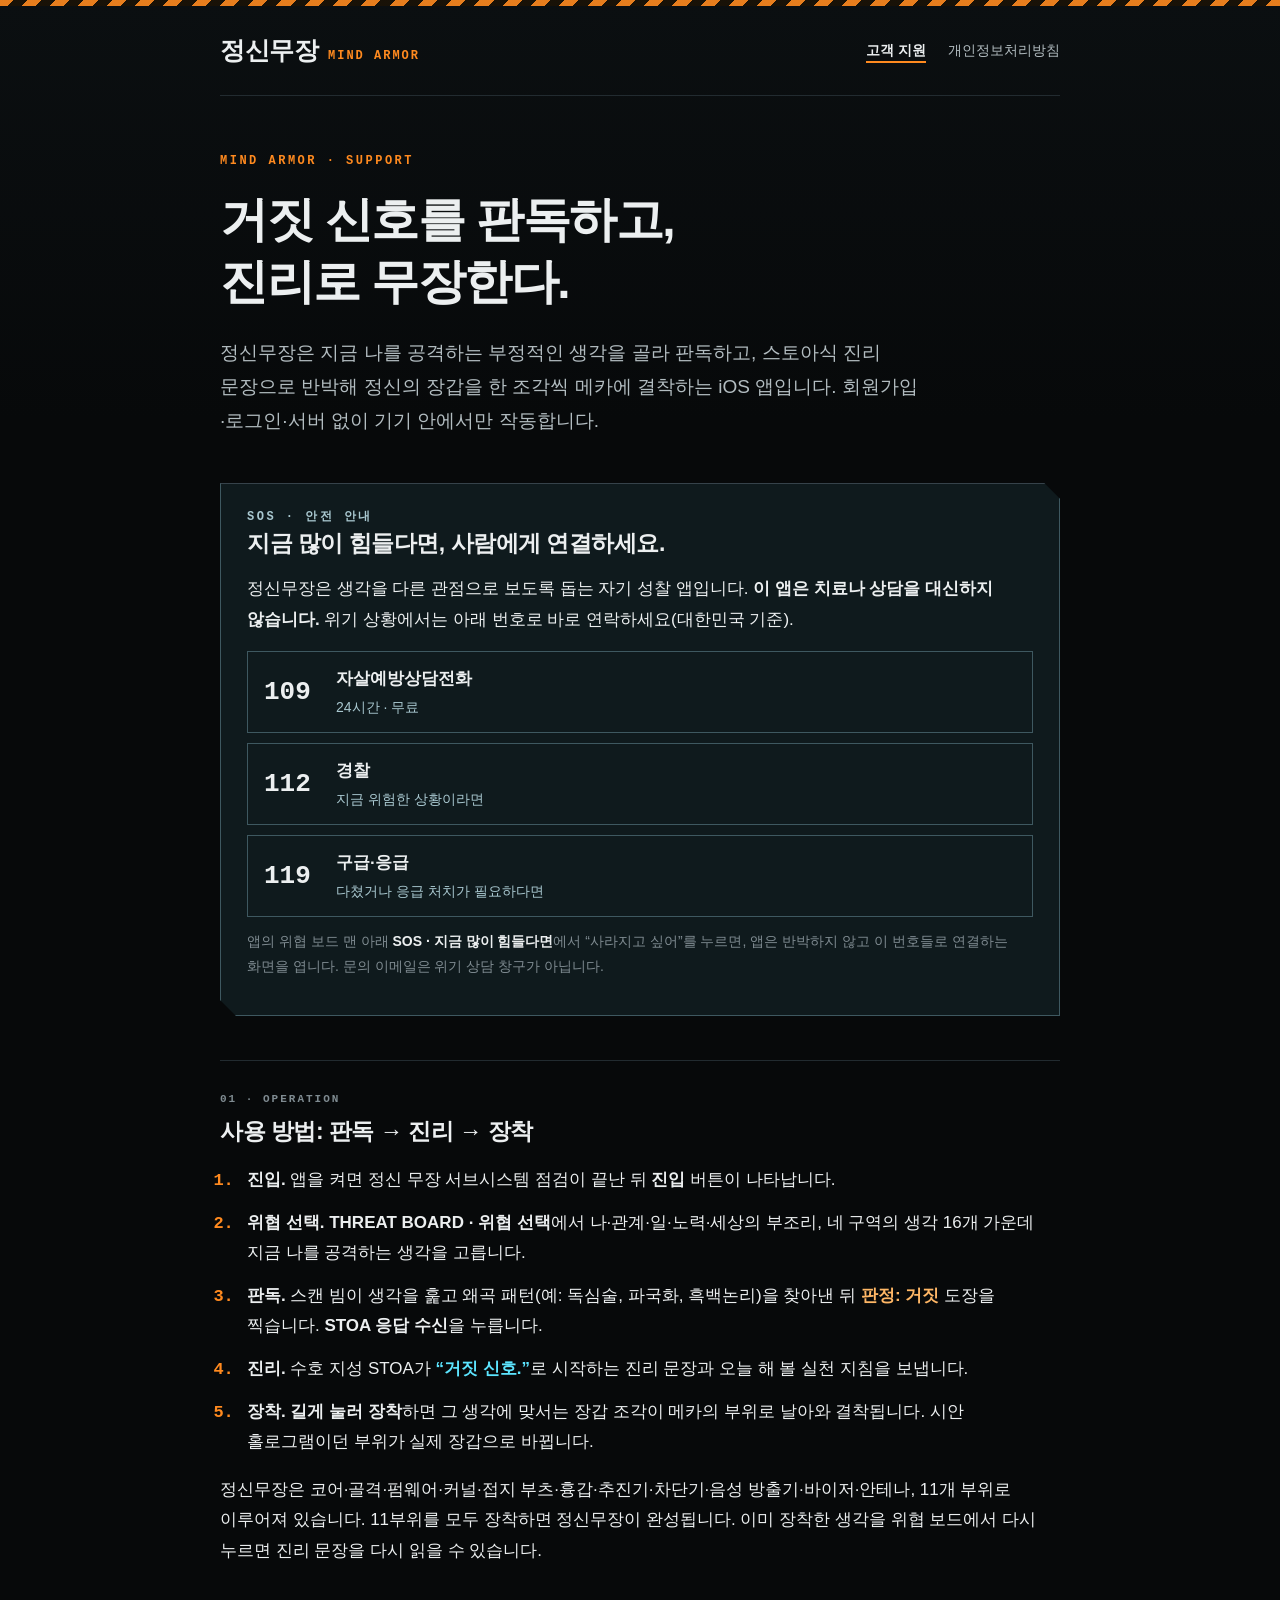
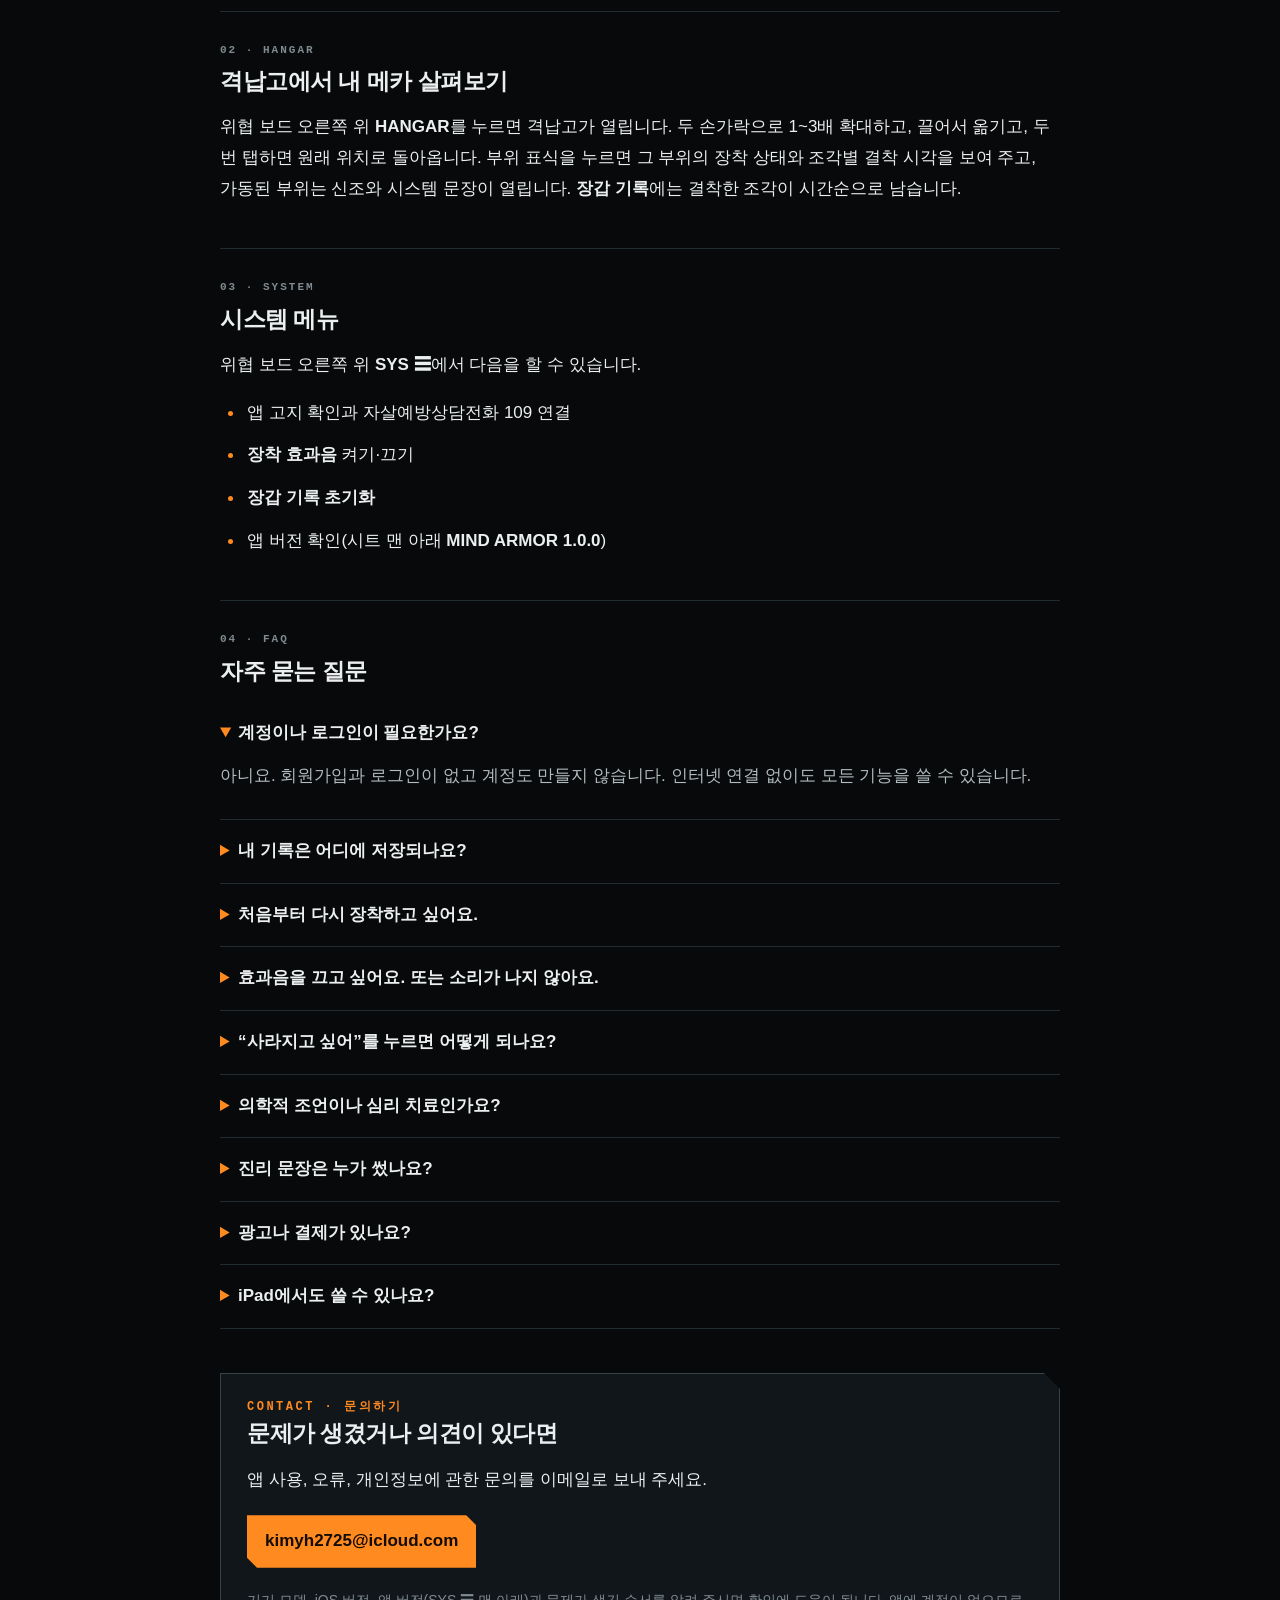
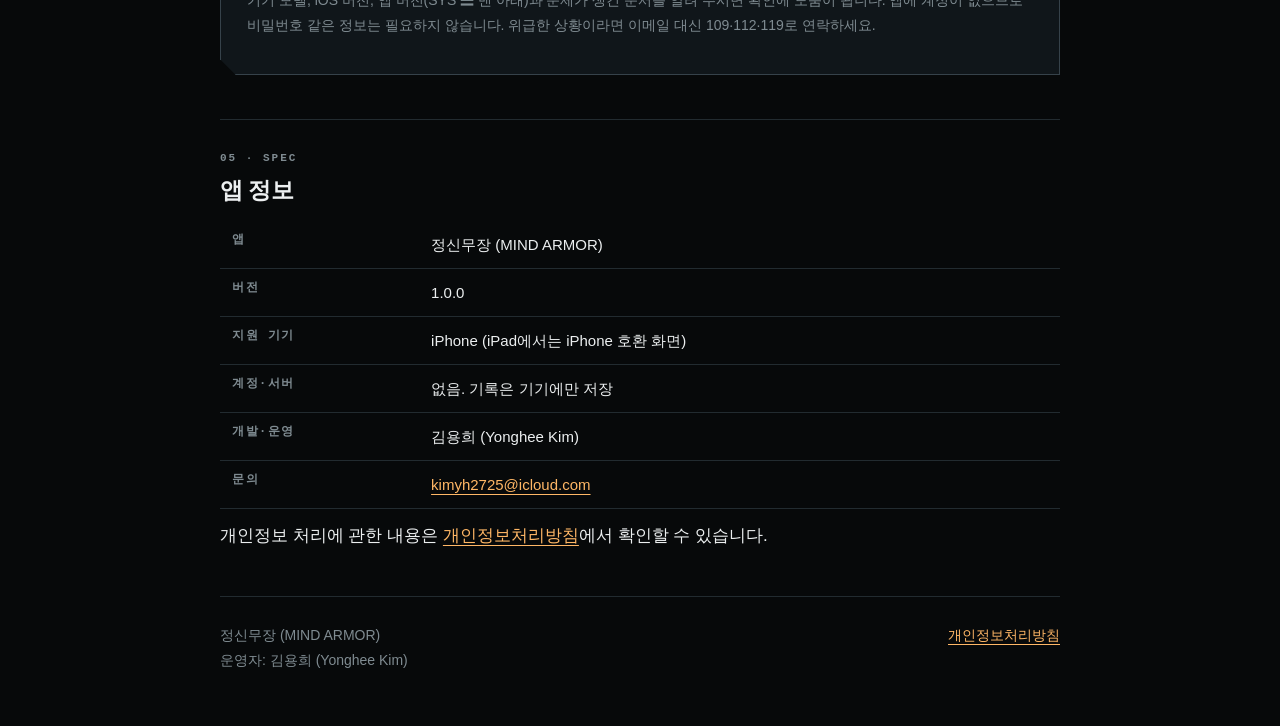
<file: index.html>
<!doctype html>
<html lang="ko">
<head>
  <meta charset="utf-8">
  <meta name="viewport" content="width=device-width, initial-scale=1">
  <meta name="description" content="정신무장(MIND ARMOR) iOS 앱의 사용 방법, 자주 묻는 질문, 안전 안내와 문의처입니다.">
  <meta name="theme-color" content="#07090a">
  <title>정신무장 · 고객 지원</title>
  <link rel="stylesheet" href="style.css">
</head>
<body>
  <div class="hazard" aria-hidden="true"></div>
  <header>
    <a class="brand" href="./"><strong>정신무장</strong><span>MIND ARMOR</span></a>
    <nav aria-label="주 메뉴"><a href="./" aria-current="page">고객 지원</a><a href="privacy.html">개인정보처리방침</a></nav>
  </header>

  <main>
    <p class="eyebrow">MIND ARMOR · SUPPORT</p>
    <h1>거짓 신호를 판독하고,<br>진리로 무장한다.</h1>
    <p class="lead">정신무장은 지금 나를 공격하는 부정적인 생각을 골라 판독하고, 스토아식 진리 문장으로 반박해 정신의 장갑을 한 조각씩 메카에 결착하는 iOS 앱입니다. 회원가입·로그인·서버 없이 기기 안에서만 작동합니다.</p>

    <section class="panel safety" aria-labelledby="sos">
      <p class="eyebrow">SOS · 안전 안내</p>
      <h2 id="sos">지금 많이 힘들다면, 사람에게 연결하세요.</h2>
      <p>정신무장은 생각을 다른 관점으로 보도록 돕는 자기 성찰 앱입니다. <strong>이 앱은 치료나 상담을 대신하지 않습니다.</strong> 위기 상황에서는 아래 번호로 바로 연락하세요(대한민국 기준).</p>
      <ul class="lines">
        <li><a href="tel:109"><span class="num">109</span><span><span class="what">자살예방상담전화</span><span class="when">24시간 · 무료</span></span></a></li>
        <li><a href="tel:112"><span class="num">112</span><span><span class="what">경찰</span><span class="when">지금 위험한 상황이라면</span></span></a></li>
        <li><a href="tel:119"><span class="num">119</span><span><span class="what">구급·응급</span><span class="when">다쳤거나 응급 처치가 필요하다면</span></span></a></li>
      </ul>
      <p class="small">앱의 위협 보드 맨 아래 <strong>SOS · 지금 많이 힘들다면</strong>에서 “사라지고 싶어”를 누르면, 앱은 반박하지 않고 이 번호들로 연결하는 화면을 엽니다. 문의 이메일은 위기 상담 창구가 아닙니다.</p>
    </section>

    <section aria-labelledby="how">
      <span class="code">01 · OPERATION</span>
      <h2 id="how">사용 방법: 판독 → 진리 → 장착</h2>
      <ol>
        <li><strong>진입.</strong> 앱을 켜면 정신 무장 서브시스템 점검이 끝난 뒤 <strong>진입</strong> 버튼이 나타납니다.</li>
        <li><strong>위협 선택.</strong> <strong>THREAT BOARD · 위협 선택</strong>에서 나·관계·일·노력·세상의 부조리, 네 구역의 생각 16개 가운데 지금 나를 공격하는 생각을 고릅니다.</li>
        <li><strong>판독.</strong> 스캔 빔이 생각을 훑고 왜곡 패턴(예: 독심술, 파국화, 흑백논리)을 찾아낸 뒤 <span class="verdict">판정: 거짓</span> 도장을 찍습니다. <strong>STOA 응답 수신</strong>을 누릅니다.</li>
        <li><strong>진리.</strong> 수호 지성 STOA가 <span class="truth">“거짓 신호.”</span>로 시작하는 진리 문장과 오늘 해 볼 실천 지침을 보냅니다.</li>
        <li><strong>장착.</strong> <strong>길게 눌러 장착</strong>하면 그 생각에 맞서는 장갑 조각이 메카의 부위로 날아와 결착됩니다. 시안 홀로그램이던 부위가 실제 장갑으로 바뀝니다.</li>
      </ol>
      <p>정신무장은 코어·골격·펌웨어·커널·접지 부츠·흉갑·추진기·차단기·음성 방출기·바이저·안테나, 11개 부위로 이루어져 있습니다. 11부위를 모두 장착하면 정신무장이 완성됩니다. 이미 장착한 생각을 위협 보드에서 다시 누르면 진리 문장을 다시 읽을 수 있습니다.</p>
    </section>

    <section aria-labelledby="hangar">
      <span class="code">02 · HANGAR</span>
      <h2 id="hangar">격납고에서 내 메카 살펴보기</h2>
      <p>위협 보드 오른쪽 위 <strong>HANGAR</strong>를 누르면 격납고가 열립니다. 두 손가락으로 1~3배 확대하고, 끌어서 옮기고, 두 번 탭하면 원래 위치로 돌아옵니다. 부위 표식을 누르면 그 부위의 장착 상태와 조각별 결착 시각을 보여 주고, 가동된 부위는 신조와 시스템 문장이 열립니다. <strong>장갑 기록</strong>에는 결착한 조각이 시간순으로 남습니다.</p>
    </section>

    <section aria-labelledby="sys">
      <span class="code">03 · SYSTEM</span>
      <h2 id="sys">시스템 메뉴</h2>
      <p>위협 보드 오른쪽 위 <strong>SYS ☰</strong>에서 다음을 할 수 있습니다.</p>
      <ul>
        <li>앱 고지 확인과 자살예방상담전화 109 연결</li>
        <li><strong>장착 효과음</strong> 켜기·끄기</li>
        <li><strong>장갑 기록 초기화</strong></li>
        <li>앱 버전 확인(시트 맨 아래 <strong>MIND ARMOR 1.0.0</strong>)</li>
      </ul>
    </section>

    <section aria-labelledby="faq">
      <span class="code">04 · FAQ</span>
      <h2 id="faq">자주 묻는 질문</h2>
      <details open><summary>계정이나 로그인이 필요한가요?</summary><p>아니요. 회원가입과 로그인이 없고 계정도 만들지 않습니다. 인터넷 연결 없이도 모든 기능을 쓸 수 있습니다.</p></details>
      <details><summary>내 기록은 어디에 저장되나요?</summary><p>장착한 조각과 처음 결착한 시각, 앱 실행 횟수(출격 기록), 효과음 설정만 이 기기 안에 저장합니다. 서버로 보내지 않으므로 개발자도 볼 수 없습니다. 기기 백업(iCloud·컴퓨터 백업)에서도 제외되도록 설정되어 있어, 새 iPhone으로 옮기거나 백업에서 복원하면 장갑 기록은 이어지지 않습니다.</p></details>
      <details><summary>처음부터 다시 장착하고 싶어요.</summary><p><strong>SYS ☰ → 장갑 기록 초기화 → 초기화</strong>를 누르면 결착한 조각이 모두 해제됩니다. 출격 기록과 효과음 설정은 남습니다. 모든 기록을 지우려면 앱을 삭제하세요. 앱을 삭제하면 기기에 저장된 기록도 함께 삭제됩니다.</p></details>
      <details><summary>효과음을 끄고 싶어요. 또는 소리가 나지 않아요.</summary><p><strong>SYS ☰ → 장착 효과음</strong>에서 켜고 끌 수 있습니다. 효과음은 iPhone의 무음 모드를 따르므로 무음 모드에서는 울리지 않습니다. 다른 앱의 음악은 끊지 않고 함께 재생됩니다.</p></details>
      <details><summary>“사라지고 싶어”를 누르면 어떻게 되나요?</summary><p>이 생각에는 판독이나 반박을 하지 않습니다. 자살예방상담전화 109(24시간), 경찰 112, 구급 119로 연결하는 화면을 엽니다. 번호를 누르면 iPhone의 전화 앱이 열리며, 앱은 통화 여부나 번호를 저장하거나 보내지 않습니다.</p></details>
      <details><summary>의학적 조언이나 심리 치료인가요?</summary><p>아니요. 정신무장은 스토아 철학의 관점으로 생각을 다시 보도록 돕는 자기 성찰 도구이며, 진단·치료·상담을 제공하지 않습니다. 힘든 마음이 계속되면 정신건강 전문가와 상담하세요.</p></details>
      <details><summary>진리 문장은 누가 썼나요?</summary><p>개발자가 직접 정리한 “열한 개의 정신 무장” 원문에서 가져왔습니다. 모든 문장은 앱에 들어 있으며, 인터넷에서 새로 받아 오거나 사용자 입력으로 만들지 않습니다.</p></details>
      <details><summary>광고나 결제가 있나요?</summary><p>현재 버전(1.0.0)은 무료이며 광고와 인앱 결제가 없습니다. 앞으로 광고를 넣게 되면 앱 업데이트와 함께 개인정보처리방침을 먼저 고쳐 안내합니다.</p></details>
      <details><summary>iPad에서도 쓸 수 있나요?</summary><p>정신무장은 iPhone 세로 화면에 맞춘 iPhone 전용 앱입니다. iPad에서는 iOS가 제공하는 iPhone 호환 화면으로 실행됩니다.</p></details>
    </section>

    <section class="panel" aria-labelledby="contact">
      <p class="eyebrow">CONTACT · 문의하기</p>
      <h2 id="contact">문제가 생겼거나 의견이 있다면</h2>
      <p>앱 사용, 오류, 개인정보에 관한 문의를 이메일로 보내 주세요.</p>
      <a class="button" href="mailto:kimyh2725@icloud.com">kimyh2725@icloud.com</a>
      <p class="small">기기 모델, iOS 버전, 앱 버전(SYS ☰ 맨 아래)과 문제가 생긴 순서를 알려 주시면 확인에 도움이 됩니다. 앱에 계정이 없으므로 비밀번호 같은 정보는 필요하지 않습니다. 위급한 상황이라면 이메일 대신 109·112·119로 연락하세요.</p>
    </section>

    <section aria-labelledby="info">
      <span class="code">05 · SPEC</span>
      <h2 id="info">앱 정보</h2>
      <div class="table-wrap">
        <table>
          <tbody>
            <tr><th scope="row">앱</th><td>정신무장 (MIND ARMOR)</td></tr>
            <tr><th scope="row">버전</th><td>1.0.0</td></tr>
            <tr><th scope="row">지원 기기</th><td>iPhone (iPad에서는 iPhone 호환 화면)</td></tr>
            <tr><th scope="row">계정·서버</th><td>없음. 기록은 기기에만 저장</td></tr>
            <tr><th scope="row">개발·운영</th><td>김용희 (Yonghee Kim)</td></tr>
            <tr><th scope="row">문의</th><td><a href="mailto:kimyh2725@icloud.com">kimyh2725@icloud.com</a></td></tr>
          </tbody>
        </table>
      </div>
      <p>개인정보 처리에 관한 내용은 <a href="privacy.html">개인정보처리방침</a>에서 확인할 수 있습니다.</p>
    </section>
  </main>

  <footer>
    <p>정신무장 (MIND ARMOR)<br>운영자: 김용희 (Yonghee Kim)</p>
    <a href="privacy.html">개인정보처리방침</a>
  </footer>
</body>
</html>
</file>
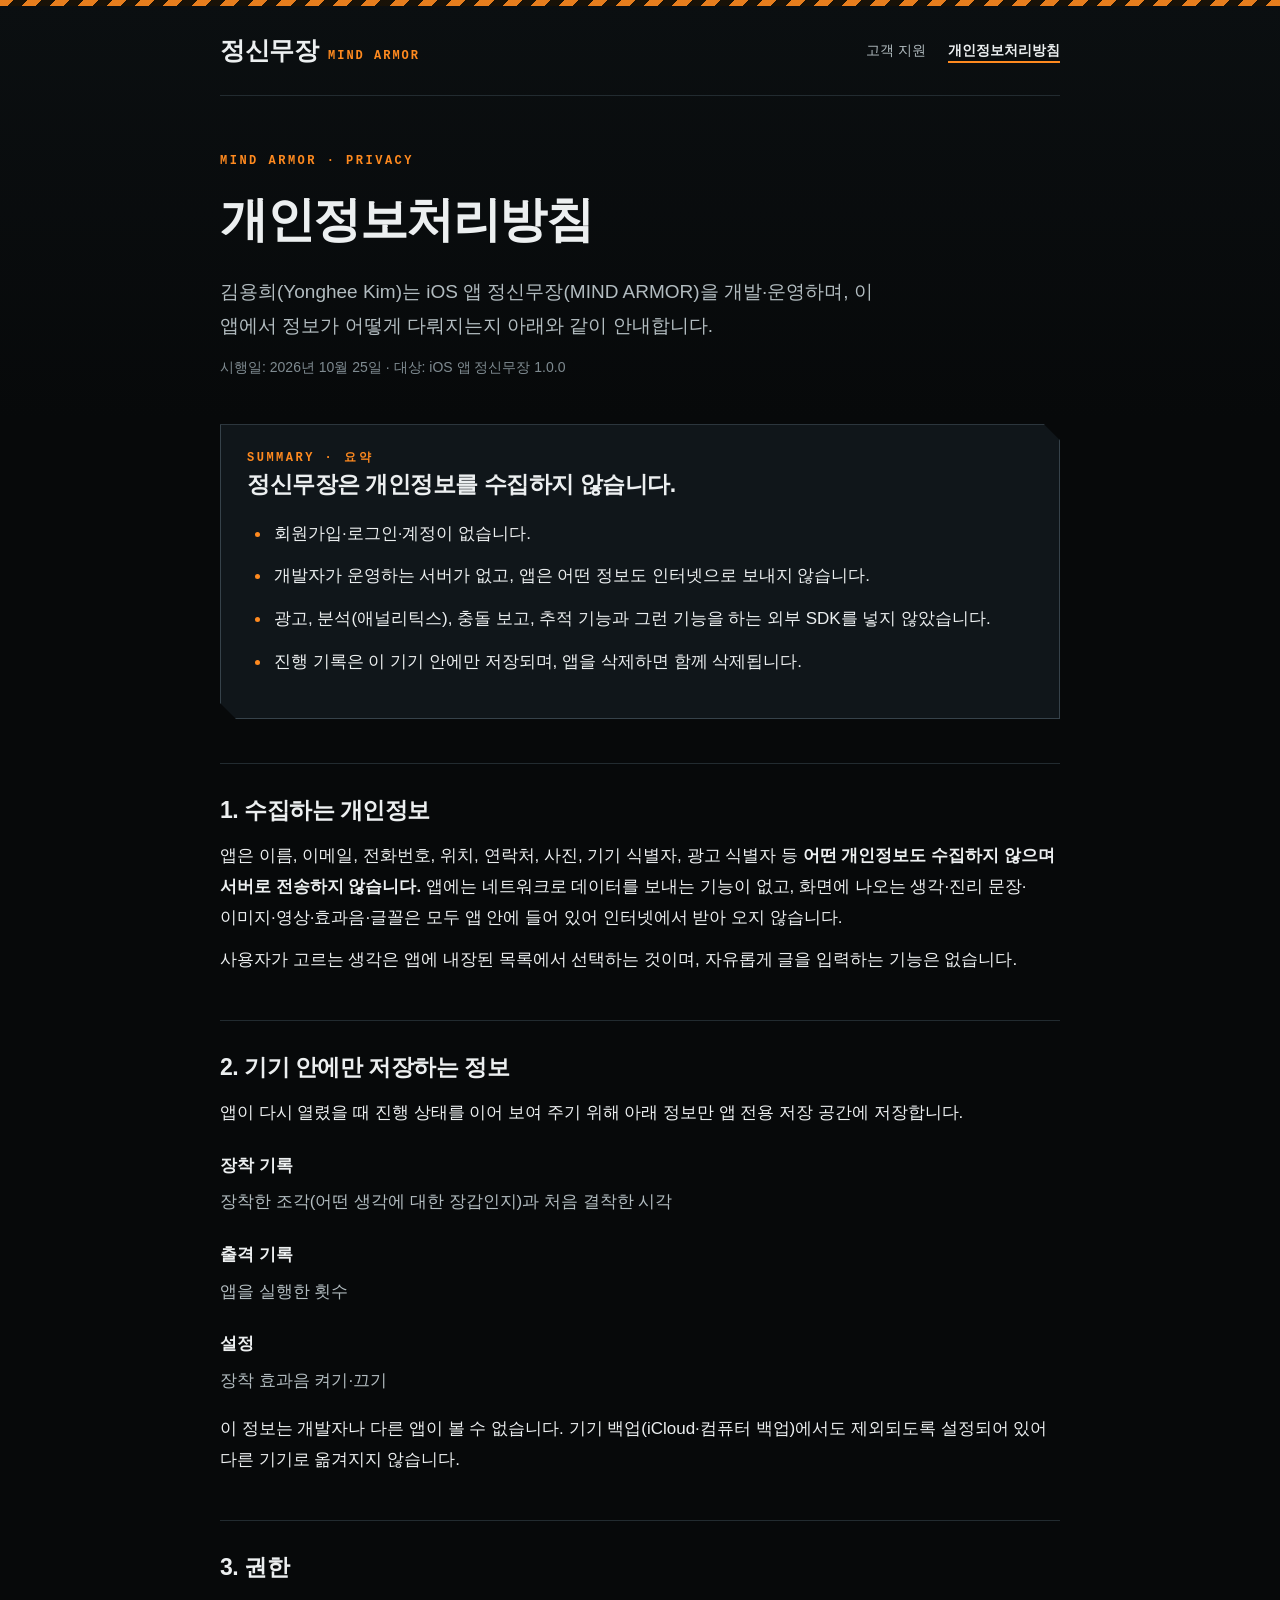
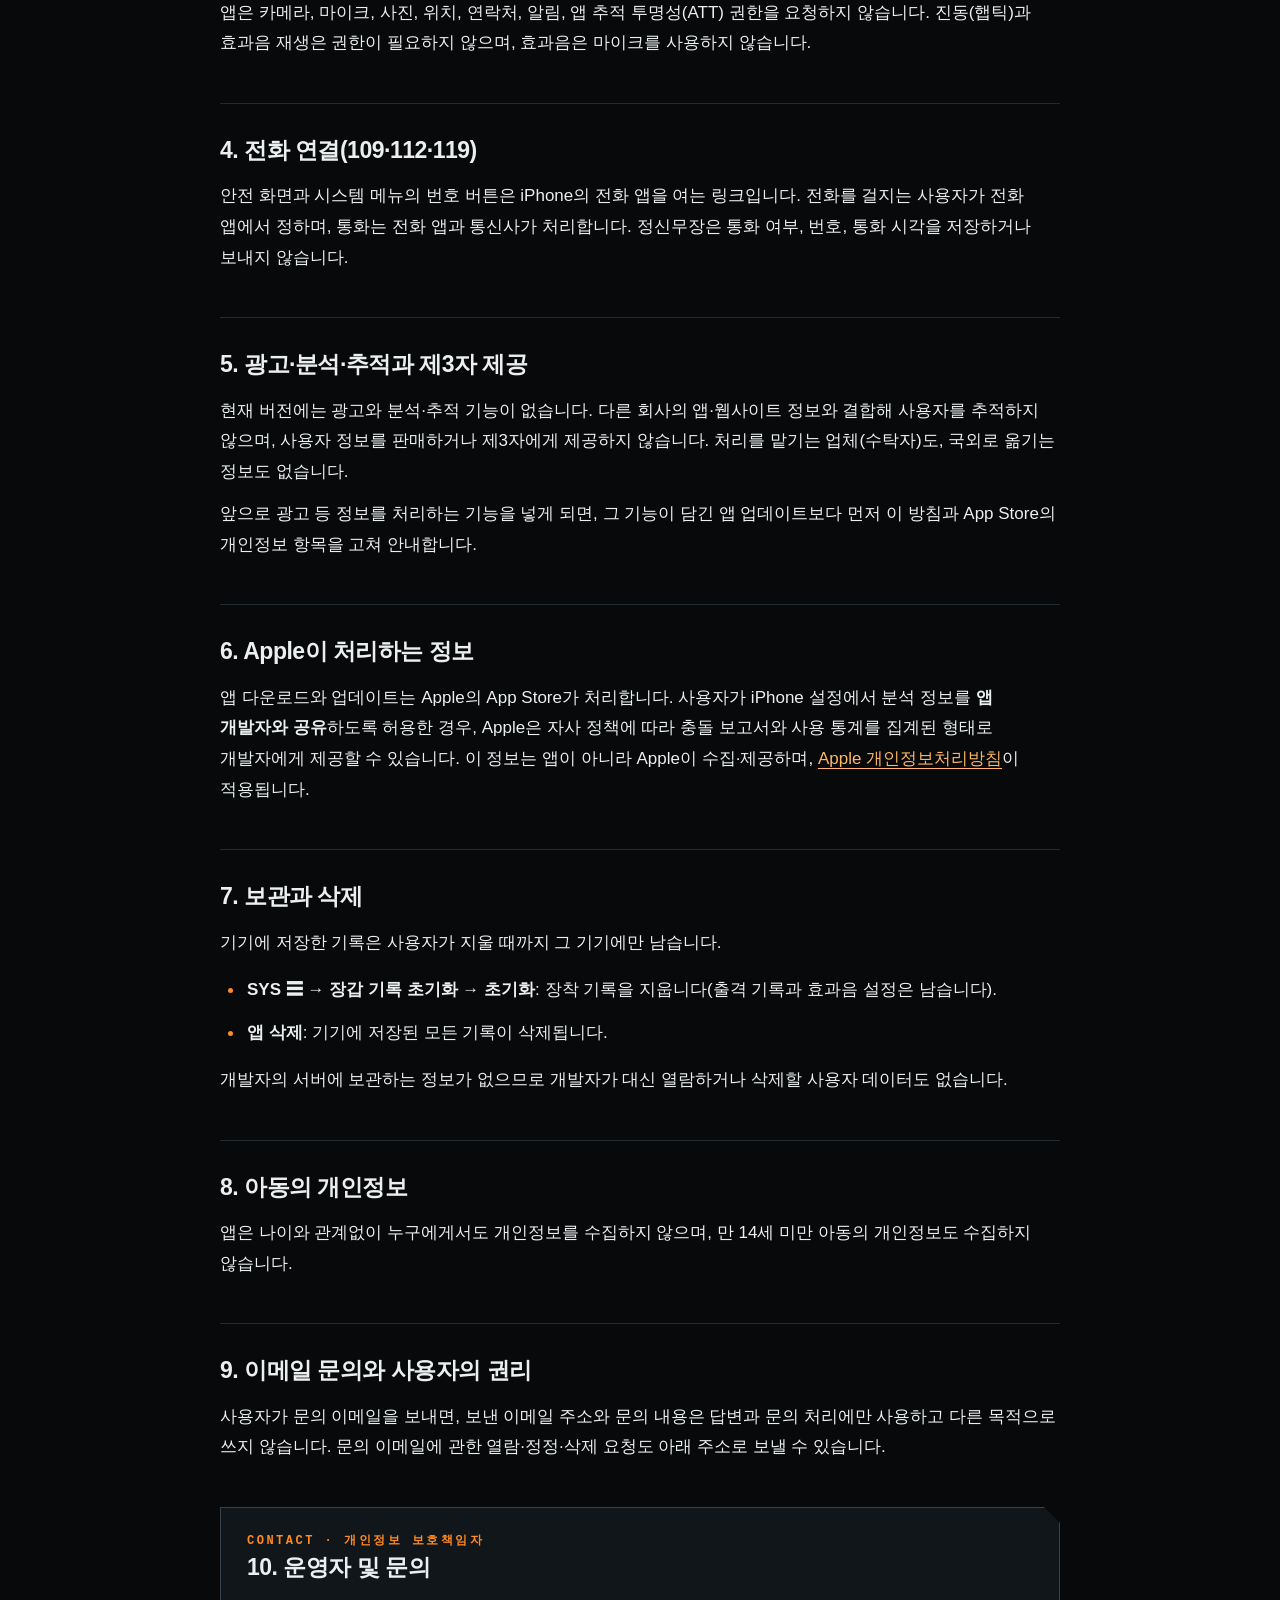
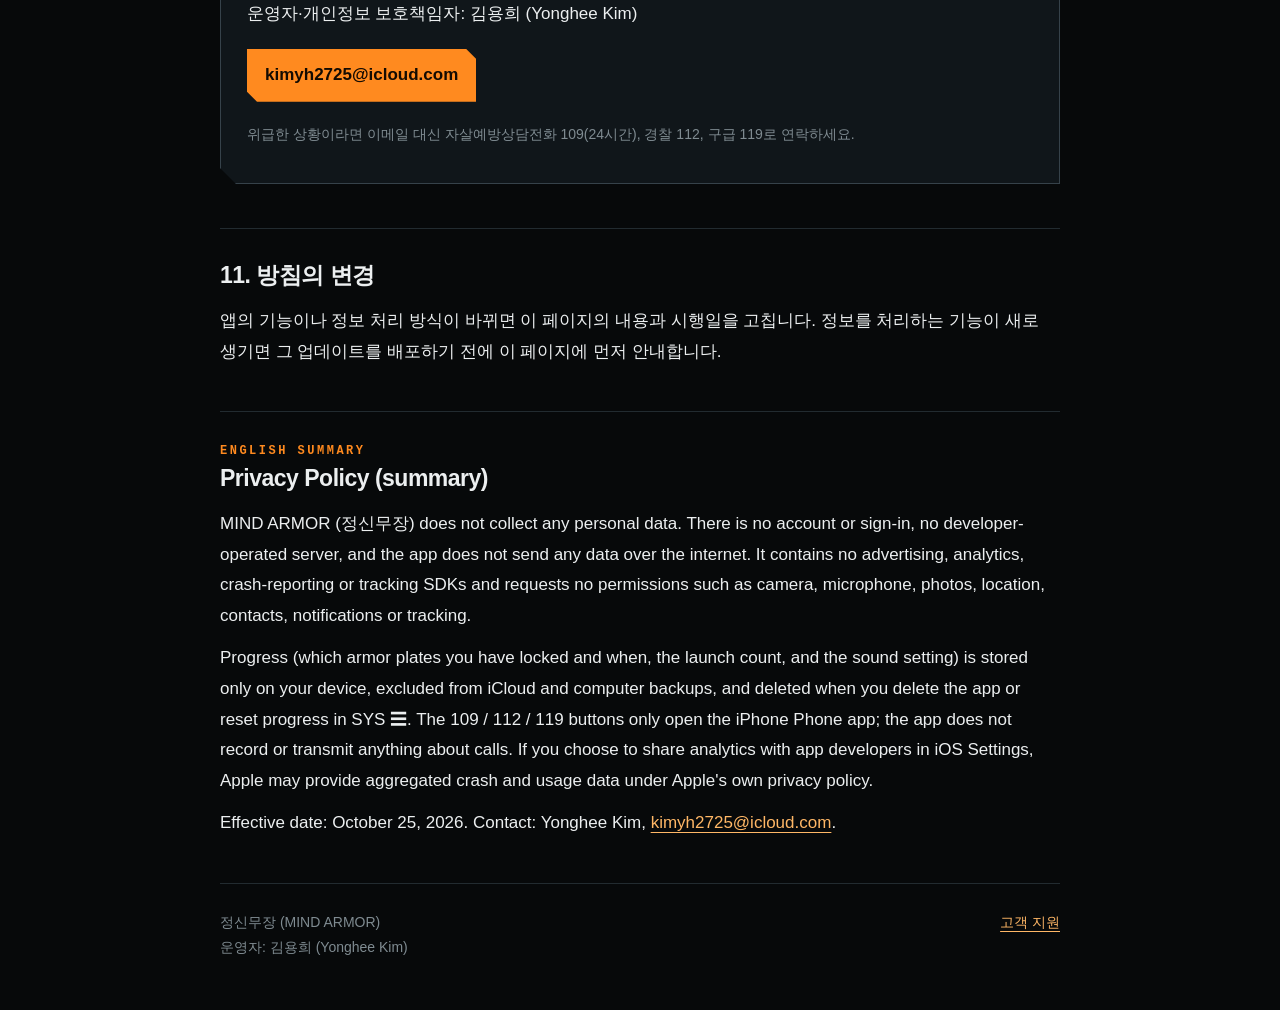
<file: privacy.html>
<!doctype html>
<html lang="ko">
<head>
  <meta charset="utf-8">
  <meta name="viewport" content="width=device-width, initial-scale=1">
  <meta name="description" content="정신무장(MIND ARMOR) iOS 앱의 개인정보처리방침입니다. 앱은 개인정보를 수집하지 않으며 진행 기록은 기기에만 저장됩니다.">
  <meta name="theme-color" content="#07090a">
  <title>정신무장 · 개인정보처리방침</title>
  <link rel="stylesheet" href="style.css">
</head>
<body>
  <div class="hazard" aria-hidden="true"></div>
  <header>
    <a class="brand" href="./"><strong>정신무장</strong><span>MIND ARMOR</span></a>
    <nav aria-label="주 메뉴"><a href="./">고객 지원</a><a href="privacy.html" aria-current="page">개인정보처리방침</a></nav>
  </header>

  <main>
    <p class="eyebrow">MIND ARMOR · PRIVACY</p>
    <h1>개인정보처리방침</h1>
    <p class="lead">김용희(Yonghee Kim)는 iOS 앱 정신무장(MIND ARMOR)을 개발·운영하며, 이 앱에서 정보가 어떻게 다뤄지는지 아래와 같이 안내합니다.</p>
    <p class="small">시행일: 2026년 10월 25일 · 대상: iOS 앱 정신무장 1.0.0</p>

    <section class="panel" aria-labelledby="summary">
      <p class="eyebrow">SUMMARY · 요약</p>
      <h2 id="summary">정신무장은 개인정보를 수집하지 않습니다.</h2>
      <ul>
        <li>회원가입·로그인·계정이 없습니다.</li>
        <li>개발자가 운영하는 서버가 없고, 앱은 어떤 정보도 인터넷으로 보내지 않습니다.</li>
        <li>광고, 분석(애널리틱스), 충돌 보고, 추적 기능과 그런 기능을 하는 외부 SDK를 넣지 않았습니다.</li>
        <li>진행 기록은 이 기기 안에만 저장되며, 앱을 삭제하면 함께 삭제됩니다.</li>
      </ul>
    </section>

    <section aria-labelledby="s1">
      <h2 id="s1">1. 수집하는 개인정보</h2>
      <p>앱은 이름, 이메일, 전화번호, 위치, 연락처, 사진, 기기 식별자, 광고 식별자 등 <strong>어떤 개인정보도 수집하지 않으며 서버로 전송하지 않습니다.</strong> 앱에는 네트워크로 데이터를 보내는 기능이 없고, 화면에 나오는 생각·진리 문장·이미지·영상·효과음·글꼴은 모두 앱 안에 들어 있어 인터넷에서 받아 오지 않습니다.</p>
      <p>사용자가 고르는 생각은 앱에 내장된 목록에서 선택하는 것이며, 자유롭게 글을 입력하는 기능은 없습니다.</p>
    </section>

    <section aria-labelledby="s2">
      <h2 id="s2">2. 기기 안에만 저장하는 정보</h2>
      <p>앱이 다시 열렸을 때 진행 상태를 이어 보여 주기 위해 아래 정보만 앱 전용 저장 공간에 저장합니다.</p>
      <dl>
        <dt>장착 기록</dt><dd>장착한 조각(어떤 생각에 대한 장갑인지)과 처음 결착한 시각</dd>
        <dt>출격 기록</dt><dd>앱을 실행한 횟수</dd>
        <dt>설정</dt><dd>장착 효과음 켜기·끄기</dd>
      </dl>
      <p>이 정보는 개발자나 다른 앱이 볼 수 없습니다. 기기 백업(iCloud·컴퓨터 백업)에서도 제외되도록 설정되어 있어 다른 기기로 옮겨지지 않습니다.</p>
    </section>

    <section aria-labelledby="s3">
      <h2 id="s3">3. 권한</h2>
      <p>앱은 카메라, 마이크, 사진, 위치, 연락처, 알림, 앱 추적 투명성(ATT) 권한을 요청하지 않습니다. 진동(햅틱)과 효과음 재생은 권한이 필요하지 않으며, 효과음은 마이크를 사용하지 않습니다.</p>
    </section>

    <section aria-labelledby="s4">
      <h2 id="s4">4. 전화 연결(109·112·119)</h2>
      <p>안전 화면과 시스템 메뉴의 번호 버튼은 iPhone의 전화 앱을 여는 링크입니다. 전화를 걸지는 사용자가 전화 앱에서 정하며, 통화는 전화 앱과 통신사가 처리합니다. 정신무장은 통화 여부, 번호, 통화 시각을 저장하거나 보내지 않습니다.</p>
    </section>

    <section aria-labelledby="s5">
      <h2 id="s5">5. 광고·분석·추적과 제3자 제공</h2>
      <p>현재 버전에는 광고와 분석·추적 기능이 없습니다. 다른 회사의 앱·웹사이트 정보와 결합해 사용자를 추적하지 않으며, 사용자 정보를 판매하거나 제3자에게 제공하지 않습니다. 처리를 맡기는 업체(수탁자)도, 국외로 옮기는 정보도 없습니다.</p>
      <p>앞으로 광고 등 정보를 처리하는 기능을 넣게 되면, 그 기능이 담긴 앱 업데이트보다 먼저 이 방침과 App Store의 개인정보 항목을 고쳐 안내합니다.</p>
    </section>

    <section aria-labelledby="s6">
      <h2 id="s6">6. Apple이 처리하는 정보</h2>
      <p>앱 다운로드와 업데이트는 Apple의 App Store가 처리합니다. 사용자가 iPhone 설정에서 분석 정보를 <strong>앱 개발자와 공유</strong>하도록 허용한 경우, Apple은 자사 정책에 따라 충돌 보고서와 사용 통계를 집계된 형태로 개발자에게 제공할 수 있습니다. 이 정보는 앱이 아니라 Apple이 수집·제공하며, <a href="https://www.apple.com/legal/privacy/">Apple 개인정보처리방침</a>이 적용됩니다.</p>
    </section>

    <section aria-labelledby="s7">
      <h2 id="s7">7. 보관과 삭제</h2>
      <p>기기에 저장한 기록은 사용자가 지울 때까지 그 기기에만 남습니다.</p>
      <ul>
        <li><strong>SYS ☰ → 장갑 기록 초기화 → 초기화</strong>: 장착 기록을 지웁니다(출격 기록과 효과음 설정은 남습니다).</li>
        <li><strong>앱 삭제</strong>: 기기에 저장된 모든 기록이 삭제됩니다.</li>
      </ul>
      <p>개발자의 서버에 보관하는 정보가 없으므로 개발자가 대신 열람하거나 삭제할 사용자 데이터도 없습니다.</p>
    </section>

    <section aria-labelledby="s8">
      <h2 id="s8">8. 아동의 개인정보</h2>
      <p>앱은 나이와 관계없이 누구에게서도 개인정보를 수집하지 않으며, 만 14세 미만 아동의 개인정보도 수집하지 않습니다.</p>
    </section>

    <section aria-labelledby="s9">
      <h2 id="s9">9. 이메일 문의와 사용자의 권리</h2>
      <p>사용자가 문의 이메일을 보내면, 보낸 이메일 주소와 문의 내용은 답변과 문의 처리에만 사용하고 다른 목적으로 쓰지 않습니다. 문의 이메일에 관한 열람·정정·삭제 요청도 아래 주소로 보낼 수 있습니다.</p>
    </section>

    <section class="panel" aria-labelledby="s10">
      <p class="eyebrow">CONTACT · 개인정보 보호책임자</p>
      <h2 id="s10">10. 운영자 및 문의</h2>
      <p>운영자·개인정보 보호책임자: 김용희 (Yonghee Kim)</p>
      <a class="button" href="mailto:kimyh2725@icloud.com">kimyh2725@icloud.com</a>
      <p class="small">위급한 상황이라면 이메일 대신 자살예방상담전화 109(24시간), 경찰 112, 구급 119로 연락하세요.</p>
    </section>

    <section aria-labelledby="s11">
      <h2 id="s11">11. 방침의 변경</h2>
      <p>앱의 기능이나 정보 처리 방식이 바뀌면 이 페이지의 내용과 시행일을 고칩니다. 정보를 처리하는 기능이 새로 생기면 그 업데이트를 배포하기 전에 이 페이지에 먼저 안내합니다.</p>
    </section>

    <section lang="en" aria-labelledby="en">
      <p class="eyebrow">ENGLISH SUMMARY</p>
      <h2 id="en">Privacy Policy (summary)</h2>
      <p>MIND ARMOR (정신무장) does not collect any personal data. There is no account or sign-in, no developer-operated server, and the app does not send any data over the internet. It contains no advertising, analytics, crash-reporting or tracking SDKs and requests no permissions such as camera, microphone, photos, location, contacts, notifications or tracking.</p>
      <p>Progress (which armor plates you have locked and when, the launch count, and the sound setting) is stored only on your device, excluded from iCloud and computer backups, and deleted when you delete the app or reset progress in SYS ☰. The 109 / 112 / 119 buttons only open the iPhone Phone app; the app does not record or transmit anything about calls. If you choose to share analytics with app developers in iOS Settings, Apple may provide aggregated crash and usage data under Apple's own privacy policy.</p>
      <p>Effective date: October 25, 2026. Contact: Yonghee Kim, <a href="mailto:kimyh2725@icloud.com">kimyh2725@icloud.com</a>.</p>
    </section>
  </main>

  <footer>
    <p>정신무장 (MIND ARMOR)<br>운영자: 김용희 (Yonghee Kim)</p>
    <a href="./">고객 지원</a>
  </footer>
</body>
</html>
</file>
<file: style.css>
/* 정신무장(MIND ARMOR) 고객 지원·개인정보처리방침 공용 스타일.
   앱의 강철·나트륨등(앰버) 톤을 따르되 읽기 쉬운 본문을 우선한다. 외부 글꼴·이미지 없음. */
:root {
  color-scheme: dark;
  --bg: #07090a;
  --hull: #0c1012;
  --panel: #10161a;
  --line: #222b30;
  --line-hi: #36424a;
  --text: #eceff0;
  --dim: #b2bcc0;
  --mute: #7f8b91;
  --amber: #ff8a1f;
  --amber-hot: #ffb766;
  --cyan: #5ce5ff;
  --calm: #a9c8d0;
  --calm-bg: #0f1a1d;
  --mono: ui-monospace, "SF Mono", "JetBrains Mono", Menlo, Consolas, monospace;
}

* { box-sizing: border-box; }
html { scroll-behavior: smooth; -webkit-text-size-adjust: 100%; }
body {
  margin: 0;
  background: var(--bg);
  background-image: linear-gradient(180deg, #0b0f11 0, var(--bg) 420px);
  color: var(--text);
  font: 17px/1.8 -apple-system, BlinkMacSystemFont, "Apple SD Gothic Neo", "Noto Sans KR", "Malgun Gothic", sans-serif;
  word-break: keep-all;
  overflow-wrap: anywhere;
}

.hazard {
  height: 6px;
  background: repeating-linear-gradient(-45deg, var(--amber) 0 10px, #1a1206 10px 20px);
  opacity: 0.9;
}

header, main, footer { width: min(840px, calc(100% - 48px)); margin: 0 auto; }

header {
  display: flex;
  align-items: center;
  justify-content: space-between;
  gap: 20px;
  padding: 22px 0;
  border-bottom: 1px solid var(--line);
}
.brand { display: flex; align-items: baseline; gap: 10px; color: var(--text); text-decoration: none; }
.brand strong { font-size: 25px; font-weight: 800; letter-spacing: -0.5px; }
.brand span { font: 600 12px/1 var(--mono); letter-spacing: 2px; color: var(--amber); }
nav { display: flex; gap: 22px; font-size: 14px; }
nav a { color: var(--dim); text-decoration: none; }
nav a[aria-current] { color: var(--text); font-weight: 700; box-shadow: inset 0 -2px 0 var(--amber); }

a { color: var(--amber-hot); text-underline-offset: 4px; }
a:focus-visible, summary:focus-visible, .button:focus-visible {
  outline: 3px solid var(--cyan);
  outline-offset: 4px;
}

main { padding: 56px 0 32px; }

.eyebrow {
  margin: 0;
  font: 700 12px/1.6 var(--mono);
  letter-spacing: 2.5px;
  color: var(--amber);
}
h1 {
  font-size: clamp(32px, 6vw, 48px);
  line-height: 1.28;
  letter-spacing: -1.5px;
  margin: 18px 0 24px;
}
h2 { font-size: 23px; line-height: 1.45; letter-spacing: -0.5px; margin: 0 0 14px; }
h3 { font-size: 18px; margin: 26px 0 8px; }
p { margin: 12px 0; }
.lead { font-size: 19px; color: var(--dim); max-width: 700px; }
.small { font-size: 14px; color: var(--mute); }
.code {
  display: block;
  margin-bottom: 6px;
  font: 700 11px/1.6 var(--mono);
  letter-spacing: 2px;
  color: var(--mute);
}
strong { color: var(--text); }
.verdict { color: var(--amber-hot); font-weight: 700; }
.truth { color: var(--cyan); font-weight: 700; }

section { margin-top: 44px; padding-top: 30px; border-top: 1px solid var(--line); }

/* 모서리를 깎은 HUD 패널 */
.panel {
  background: var(--panel);
  border: 1px solid var(--line-hi);
  padding: 24px 26px;
  clip-path: polygon(0 0, calc(100% - 16px) 0, 100% 16px, 100% 100%, 16px 100%, 0 calc(100% - 16px));
}
section.panel { border-top: 1px solid var(--line-hi); }

.safety { background: var(--calm-bg); border-color: #3e5860; }
.safety .eyebrow, .safety .code { color: var(--calm); }
.lines { display: grid; gap: 10px; margin: 16px 0 6px; padding: 0; list-style: none; }
.lines li { margin: 0; padding: 0; }
.lines a {
  display: flex;
  align-items: center;
  gap: 16px;
  padding: 12px 16px;
  border: 1px solid #3e5860;
  color: var(--text);
  text-decoration: none;
}
.lines a:hover { background: rgba(169, 200, 208, 0.08); }
.lines .num { min-width: 56px; font: 700 26px/1 var(--mono); color: var(--text); }
.lines .what { display: block; font-weight: 700; }
.lines .when { display: block; font-size: 14px; color: var(--calm); }

.button {
  display: inline-block;
  margin: 8px 0;
  padding: 11px 18px;
  background: var(--amber);
  color: #140b02;
  font-weight: 700;
  text-decoration: none;
  clip-path: polygon(0 0, calc(100% - 10px) 0, 100% 10px, 100% 100%, 10px 100%, 0 calc(100% - 10px));
}
.button:hover { background: var(--amber-hot); }

ol, ul { padding-left: 24px; }
li { margin: 12px 0; padding-left: 3px; }
li::marker { color: var(--amber); font-family: var(--mono); font-weight: 700; }

details { padding: 16px 0; border-bottom: 1px solid var(--line); }
summary { font-weight: 700; cursor: pointer; }
summary::marker { color: var(--amber); }
details p, details ul { color: var(--dim); }

dl { margin: 0; }
dt { margin-top: 22px; font-weight: 700; }
dd { margin: 6px 0 18px; color: var(--dim); }

table { width: 100%; border-collapse: collapse; font-size: 15px; }
th, td { text-align: left; vertical-align: top; padding: 10px 12px; border-bottom: 1px solid var(--line); }
th { color: var(--mute); font: 700 12px/1.6 var(--mono); letter-spacing: 1.5px; }
.table-wrap { overflow-x: auto; }

footer {
  display: flex;
  justify-content: space-between;
  gap: 24px;
  padding: 26px 0 44px;
  border-top: 1px solid var(--line);
  font-size: 14px;
  color: var(--mute);
}
footer p { margin: 0; }

@media (max-width: 520px) {
  header, main, footer { width: calc(100% - 32px); }
  header { flex-direction: column; align-items: flex-start; gap: 10px; padding: 18px 0; }
  nav { gap: 18px; }
  main { padding-top: 36px; }
  .lead { font-size: 17px; }
  .panel { padding: 20px 18px; }
  .lines .num { min-width: 48px; font-size: 22px; }
  footer { flex-direction: column; gap: 10px; }
}

@media (prefers-reduced-motion: reduce) { html { scroll-behavior: auto; } }
</file>
